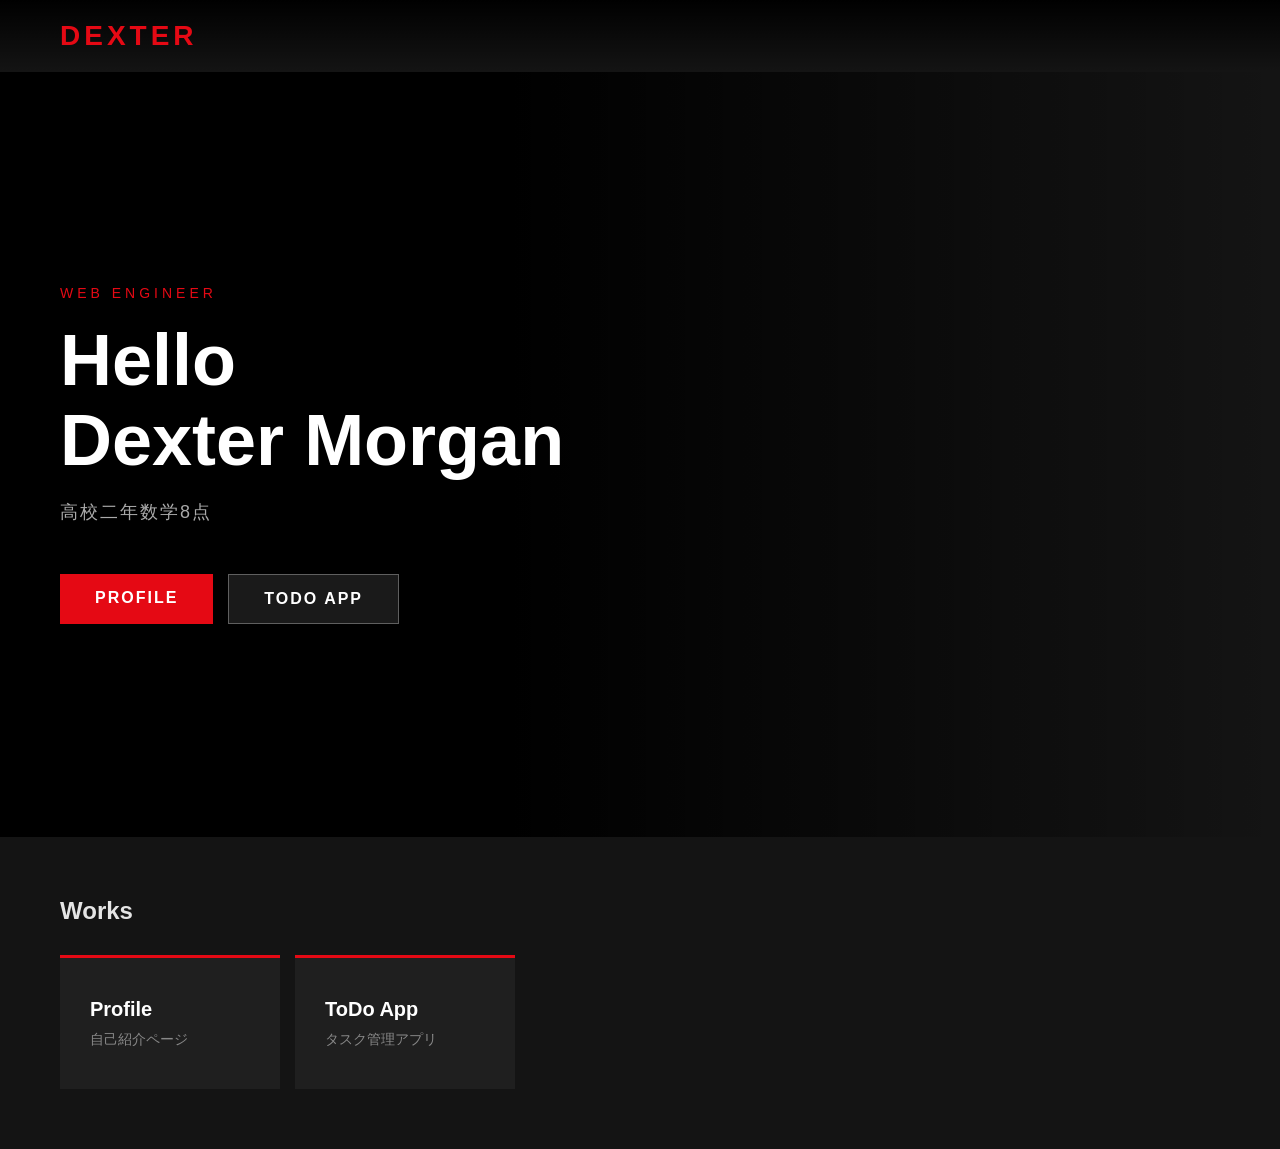
<file: index.html>
<!DOCTYPE html>
<html>
<head>
  <meta charset="UTF-8">
  <title>Dexter Morgan | Portfolio</title>
  <style>
    * { margin: 0; padding: 0; box-sizing: border-box; }
    
    body {
      background-color: #141414;
      color: #ffffff;
      font-family: 'Arial', sans-serif;
      min-height: 100vh;
    }

    nav {
      padding: 20px 60px;
      display: flex;
      justify-content: space-between;
      align-items: center;
      background: linear-gradient(to bottom, #000 0%, transparent 100%);
    }

    .logo {
      font-size: 28px;
      font-weight: bold;
      color: #e50914;
      letter-spacing: 4px;
    }

    .hero {
      padding: 120px 60px;
      background: linear-gradient(to right, #000 40%, transparent 100%),
                  url('https://images.unsplash.com/photo-1478760329108-5c3ed9d495a0?w=1400') center/cover;
      min-height: 85vh;
      display: flex;
      flex-direction: column;
      justify-content: center;
    }

    .tag {
      color: #e50914;
      font-size: 14px;
      letter-spacing: 4px;
      margin-bottom: 20px;
    }

    h1 {
      font-size: 72px;
      font-weight: bold;
      margin-bottom: 20px;
      line-height: 1.1;
    }

    .subtitle {
      color: #aaa;
      font-size: 18px;
      letter-spacing: 2px;
      margin-bottom: 50px;
      max-width: 500px;
    }

    .buttons {
      display: flex;
      gap: 15px;
    }

    .btn-primary {
      padding: 15px 35px;
      background-color: #e50914;
      color: white;
      text-decoration: none;
      font-size: 16px;
      font-weight: bold;
      letter-spacing: 2px;
      transition: background 0.3s;
    }

    .btn-primary:hover {
      background-color: #f40612;
    }

    .btn-secondary {
      padding: 15px 35px;
      background-color: rgba(255,255,255,0.1);
      color: white;
      text-decoration: none;
      font-size: 16px;
      font-weight: bold;
      letter-spacing: 2px;
      border: 1px solid rgba(255,255,255,0.3);
      transition: background 0.3s;
    }

    .btn-secondary:hover {
      background-color: rgba(255,255,255,0.2);
    }

    .works {
      padding: 60px;
    }

    .works h2 {
      font-size: 24px;
      margin-bottom: 30px;
      color: #e5e5e5;
    }

    .cards {
      display: flex;
      gap: 15px;
    }

    .card {
      background-color: #1f1f1f;
      padding: 40px 30px;
      width: 220px;
      text-decoration: none;
      color: white;
      transition: transform 0.3s, background 0.3s;
      border-top: 3px solid #e50914;
    }

    .card:hover {
      transform: scale(1.05);
      background-color: #2a2a2a;
    }

    .card h3 {
      font-size: 20px;
      margin-bottom: 10px;
    }

    .card p {
      color: #888;
      font-size: 14px;
    }
  </style>
</head>
<body>

  <nav>
    <div class="logo">DEXTER</div>
  </nav>

  <div class="hero">
    <p class="tag">WEB ENGINEER</p>
    <h1>Hello<br>Dexter Morgan</h1>
    <p class="subtitle">高校二年数学8点</p>
    <div class="buttons">
      <a href="profile.html" class="btn-primary">PROFILE</a>
      <a href="todo.html" class="btn-secondary">TODO APP</a>
    </div>
  </div>

  <div class="works">
    <h2>Works</h2>
    <div class="cards">
      <a href="profile.html" class="card">
        <h3>Profile</h3>
        <p>自己紹介ページ</p>
      </a>
      <a href="todo.html" class="card">
        <h3>ToDo App</h3>
        <p>タスク管理アプリ</p>
      </a>
    </div>
  </div>

</body>
</html>
</file>
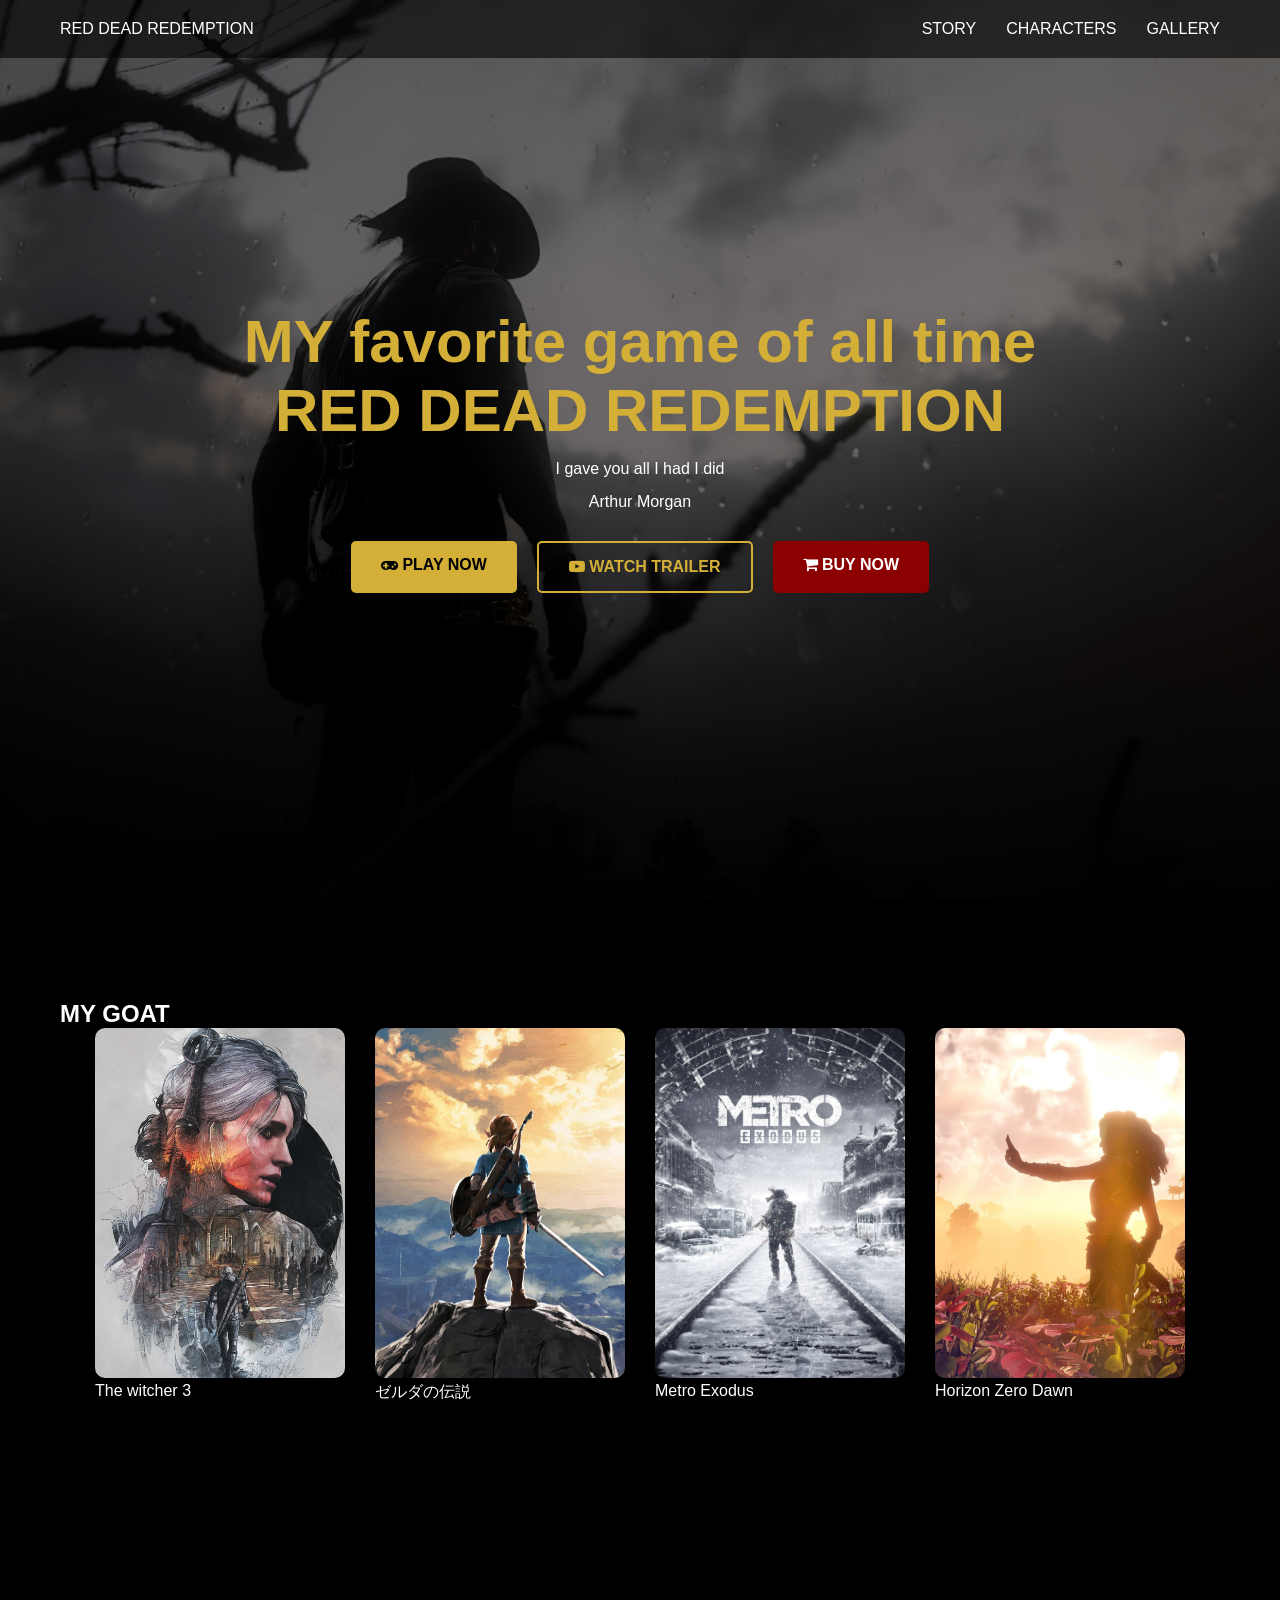
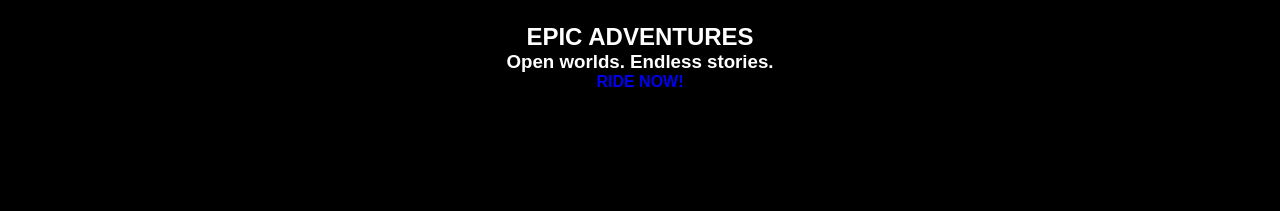
<file: game.html>
<!DOCTYPE html>
<html>
<head>
<meta charset="UTF-8">
<title>MYF game</title>
<link rel="stylesheet" href="game.css">
<link href="https://fonts.googleapis.com/css2?family=Cinzel:wght@700&family=Playfair+Display&display=swap" rel="stylesheet">
<link rel="stylesheet" href="https://maxcdn.bootstrapcdn.com/font-awesome/4.3.0/css/font-awesome.min.css">
</head>
<body>
<header>
  <div class="container">
    <div class="header-left">
       <p>RED DEAD REDEMPTION</p>
    </div>
    <div class="header-right">
    <ul>
      <li><a href="#">STORY</a></li>
      <li><a href="#">CHARACTERS</a></li>
      <li><a href="#">GALLERY</a></li>
    </ul>
    </div>
  </div>
</header>
<footer></footer>
<div class="top-wrapper">
    <div class="container">
    <h1>MY favorite game of all time</h1>
    <h1>RED DEAD REDEMPTION</h1>
    <p>I gave you all I had I did</p>
    <p>Arthur Morgan</p>
    <div class="btn-wrapper">
  <a class="btn play" href="#">
  <span class="fa fa-gamepad"></span> PLAY NOW
  </a>
  <a class="btn trailer" href="#">
  <span class="fa fa-youtube-play"></span> WATCH TRAILER
  </a>
  <a class="btn buy" href="#">
  <span class="fa fa-shopping-cart"></span> BUY NOW
  </a>
    </div>
    </div>
</div>
<div class="lesson-wrapper">
  <div class="container">
    <div class="heading">
      <h2>MY GOAT</h2>
    </div>
    <div class="lessons">
      <div class="lesson">
        <div class="lesson-icon">
          <img src="VScode-img/images/14058.jpg">
          <p></p>
        </div>
        <p class="txt-contents">The witcher 3</p>
            
      </div>
      <div class="lesson">
            <div class="lesson-icon">
              <img src="VScode-img/images/zelda2.jpg">
              <p></p>
              </div>
            <p class="txt-contents">ゼルダの伝説</p>
            
          </div>
          <div class="lesson">
            <div class="lesson-icon">
              <img src="VScode-img/images/metro.jpg">
              <p></p>
              </div>
            <p class="txt-contents">Metro Exodus</p>
            
          </div>
          <div class="lesson">
            <div class="lesson-icon">
              <img src="VScode-img/images/horizon.jpg">
              <p></p>
              </div>
            <p class="txt-contents">Horizon Zero Dawn</p>
            
          </div>
    </div>
  </div>
</div>
<div class="message-wrapper">
  <div class="container">
        <div class="heading">
          <h2>EPIC ADVENTURES</h2>
          <h3>Open worlds. Endless stories.</h3>
        </div>
        <a class="btn message" href="#">RIDE NOW!</a>
      </div>
</div>
<footer>


  
</footer>
</body>
</html>
</file>
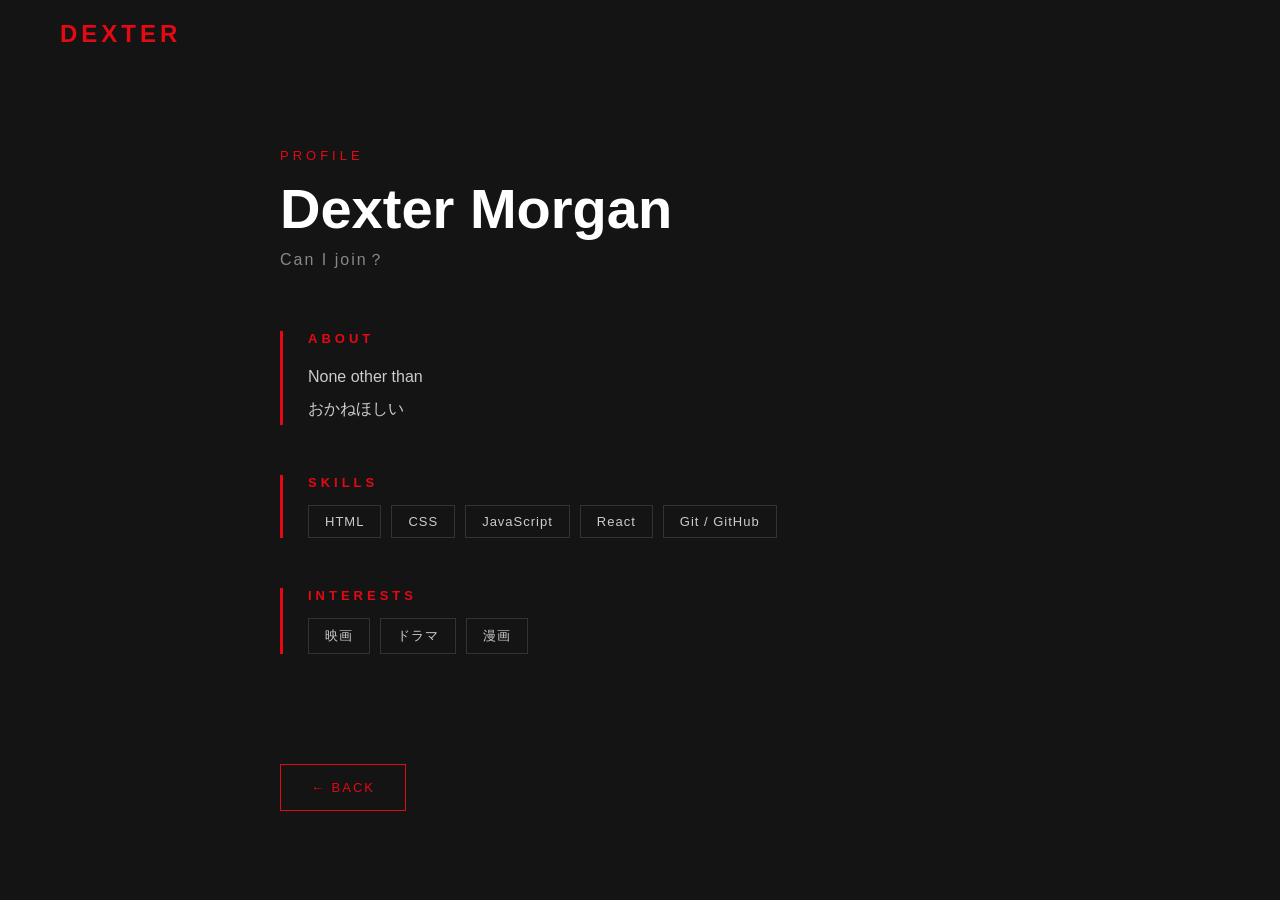
<file: profile.html>
<!DOCTYPE html>
<html>
<head>
  <meta charset="UTF-8">
  <title>Profile | Dexter Morgan</title>
  <style>
    * { margin: 0; padding: 0; box-sizing: border-box; }

    body {
      background-color: #141414;
      color: #ffffff;
      font-family: Arial, sans-serif;
      min-height: 100vh;
    }

    nav {
      padding: 20px 60px;
      display: flex;
      justify-content: space-between;
      align-items: center;
    }

    .logo {
      font-size: 24px;
      font-weight: bold;
      color: #e50914;
      letter-spacing: 4px;
      text-decoration: none;
    }

    .container {
      max-width: 800px;
      margin: 80px auto;
      padding: 0 40px;
    }

    .tag {
      color: #e50914;
      font-size: 13px;
      letter-spacing: 4px;
      margin-bottom: 15px;
    }

    h1 {
      font-size: 56px;
      font-weight: bold;
      margin-bottom: 10px;
      line-height: 1.1;
    }

    .subtitle {
      color: #888;
      font-size: 16px;
      letter-spacing: 2px;
      margin-bottom: 60px;
    }

    .section {
      margin-bottom: 50px;
      border-left: 3px solid #e50914;
      padding-left: 25px;
    }

    .section h2 {
      font-size: 13px;
      color: #e50914;
      letter-spacing: 4px;
      margin-bottom: 15px;
    }

    .section p {
      color: #ccc;
      font-size: 16px;
      line-height: 2;
    }

    .tags {
      display: flex;
      flex-wrap: wrap;
      gap: 10px;
      margin-top: 10px;
    }

    .tag-item {
      padding: 8px 16px;
      border: 1px solid #333;
      color: #ccc;
      font-size: 13px;
      letter-spacing: 1px;
    }

    .back {
      display: inline-block;
      margin-top: 60px;
      padding: 15px 30px;
      border: 1px solid #e50914;
      color: #e50914;
      text-decoration: none;
      letter-spacing: 2px;
      font-size: 13px;
      transition: all 0.3s;
    }

    .back:hover {
      background-color: #e50914;
      color: white;
    }
  </style>
</head>
<body>

  <nav>
    <a href="index.html" class="logo">DEXTER</a>
  </nav>

  <div class="container">
    <p class="tag">PROFILE</p>
    <h1>Dexter Morgan</h1>
    <p class="subtitle">Can I join？</p>

    <div class="section">
      <h2>ABOUT</h2>
      <p>None other than<br>おかねほしい</p>
    </div>

    <div class="section">
      <h2>SKILLS</h2>
      <div class="tags">
        <span class="tag-item">HTML</span>
        <span class="tag-item">CSS</span>
        <span class="tag-item">JavaScript</span>
        <span class="tag-item">React</span>
        <span class="tag-item">Git / GitHub</span>
      </div>
    </div>

    <div class="section">
      <h2>INTERESTS</h2>
      <div class="tags">
        <span class="tag-item">映画</span>
        <span class="tag-item">ドラマ</span>
        <span class="tag-item">漫画</span>
      </div>
    </div>

    <a href="index.html" class="back">← BACK</a>
  </div>

</body>
</html>
</file>
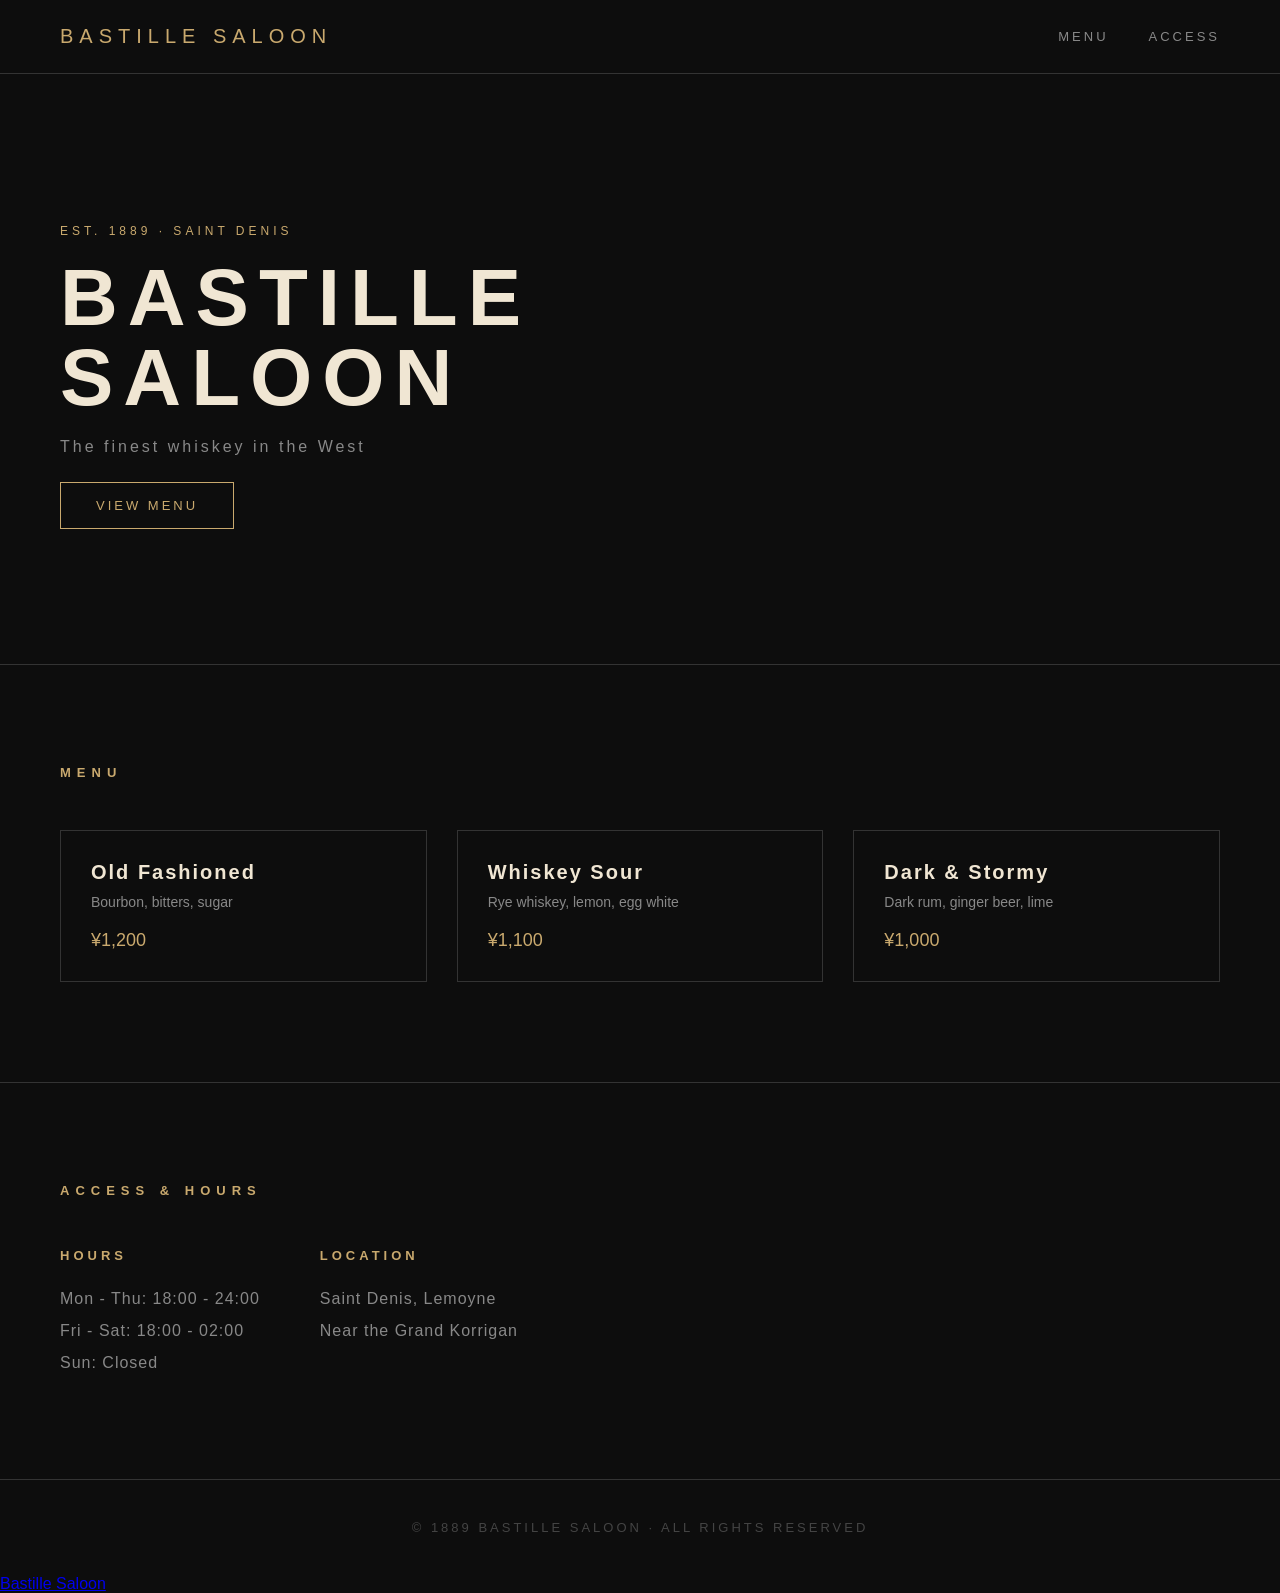
<file: restaurant.html>
<!DOCTYPE html>
<html>
<head>
  <meta charset="UTF-8">
  <title>Bastille Saloon</title>
  <style>
    * { margin: 0; padding: 0; box-sizing: border-box; }

    body {
      background-color: #0d0d0d;
      color: #f0e6d3;
      font-family: Arial, sans-serif;
    }

    nav {
      padding: 25px 60px;
      border-bottom: 1px solid #333;
      display: flex;
      justify-content: space-between;
      align-items: center;
    }

    .logo {
      font-size: 20px;
      letter-spacing: 6px;
      color: #c9a96e;
    }

    .nav-links {
      display: flex;
      gap: 40px;
    }

    .nav-links a {
      color: #888;
      text-decoration: none;
      letter-spacing: 3px;
      font-size: 13px;
      transition: color 0.3s;
    }

    .nav-links a:hover {
      color: #c9a96e;
    }

    .hero {
      padding: 150px 60px;
      border-bottom: 1px solid #333;
    }

    .tag {
      color: #c9a96e;
      font-size: 12px;
      letter-spacing: 4px;
      margin-bottom: 20px;
    }

    h1 {
      font-size: 80px;
      letter-spacing: 10px;
      line-height: 1;
      margin-bottom: 20px;
    }

    .subtitle {
      color: #888;
      letter-spacing: 3px;
      margin-bottom: 40px;
    }

    .btn {
      padding: 15px 35px;
      border: 1px solid #c9a96e;
      color: #c9a96e;
      text-decoration: none;
      letter-spacing: 3px;
      font-size: 13px;
      transition: all 0.3s;
    }

    .btn:hover {
      background-color: #c9a96e;
      color: #0d0d0d;
    }

    section {
      padding: 100px 60px;
      border-bottom: 1px solid #333;
    }

    h2 {
      font-size: 13px;
      letter-spacing: 6px;
      color: #c9a96e;
      margin-bottom: 50px;
    }

    .menu-grid {
      display: flex;
      gap: 30px;
    }

    .menu-item {
      border: 1px solid #333;
      padding: 30px;
      flex: 1;
      transition: all 0.3s;
    }

    .menu-item:hover {
      border-color: #c9a96e;
      box-shadow: 0 0 20px rgba(201, 169, 110, 0.2);
      transform: translateY(-5px);
    }

    .menu-item h3 {
      font-size: 20px;
      margin-bottom: 10px;
      letter-spacing: 2px;
    }

    .menu-item p {
      color: #888;
      font-size: 14px;
      margin-bottom: 20px;
    }

    .menu-item span {
      color: #c9a96e;
      font-size: 18px;
    }

    .access-grid {
      display: flex;
      gap: 60px;
    }

    .access-item h3 {
      font-size: 13px;
      letter-spacing: 4px;
      color: #c9a96e;
      margin-bottom: 20px;
    }

    .access-item p {
      color: #888;
      line-height: 2;
      letter-spacing: 1px;
    }

    footer {
      padding: 40px 60px;
      text-align: center;
      color: #444;
      font-size: 13px;
      letter-spacing: 3px;
    }
  </style>
</head>
<body>

  <nav>
    <div class="logo">BASTILLE SALOON</div>
    <div class="nav-links">
      <a href="#menu">MENU</a>
      <a href="#access">ACCESS</a>
    </div>
  </nav>

  <div class="hero">
    <p class="tag">EST. 1889 · SAINT DENIS</p>
    <h1>BASTILLE<br>SALOON</h1>
    <p class="subtitle">The finest whiskey in the West</p>
    <a href="#menu" class="btn">VIEW MENU</a>
  </div>

  <section id="menu">
    <h2>MENU</h2>
    <div class="menu-grid">
      <div class="menu-item">
        <h3>Old Fashioned</h3>
        <p>Bourbon, bitters, sugar</p>
        <span>¥1,200</span>
      </div>
      <div class="menu-item">
        <h3>Whiskey Sour</h3>
        <p>Rye whiskey, lemon, egg white</p>
        <span>¥1,100</span>
      </div>
      <div class="menu-item">
        <h3>Dark & Stormy</h3>
        <p>Dark rum, ginger beer, lime</p>
        <span>¥1,000</span>
      </div>
    </div>
  </section>

  <section id="access">
    <h2>ACCESS & HOURS</h2>
    <div class="access-grid">
      <div class="access-item">
        <h3>HOURS</h3>
        <p>Mon - Thu: 18:00 - 24:00</p>
        <p>Fri - Sat: 18:00 - 02:00</p>
        <p>Sun: Closed</p>
      </div>
      <div class="access-item">
        <h3>LOCATION</h3>
        <p>Saint Denis, Lemoyne</p>
        <p>Near the Grand Korrigan</p>
      </div>
    </div>
  </section>

  <footer>
    © 1889 BASTILLE SALOON · ALL RIGHTS RESERVED
  </footer>

  <a href="restaurant.html">Bastille Saloon</a>

</body>
</html>
</file>
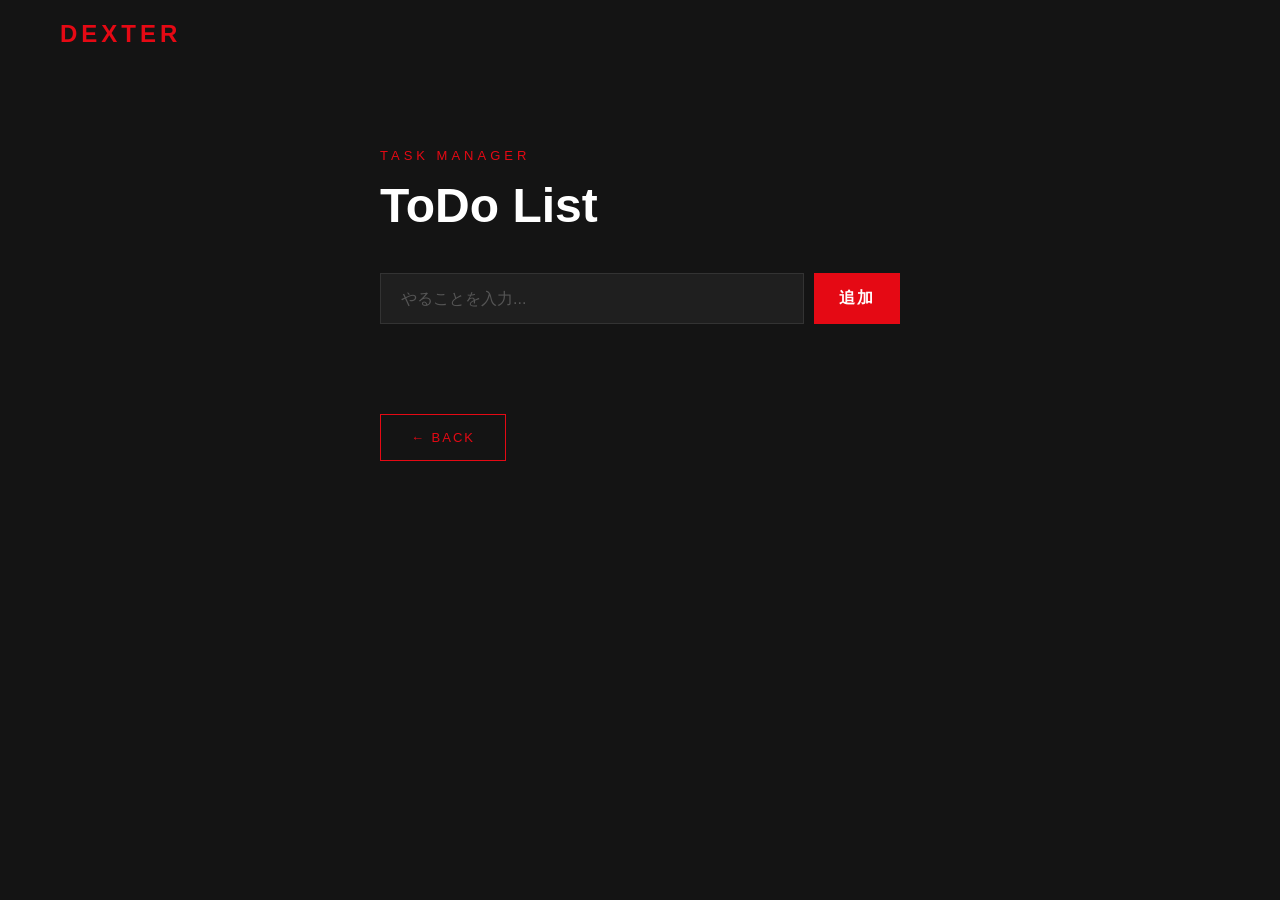
<file: todo.html>
<!DOCTYPE html>
<html>
<head>
  <meta charset="UTF-8">
  <title>ToDo | Dexter Morgan</title>
  <style>
    * { margin: 0; padding: 0; box-sizing: border-box; }

    body {
      background-color: #141414;
      color: #ffffff;
      font-family: Arial, sans-serif;
      min-height: 100vh;
    }

    nav {
      padding: 20px 60px;
      display: flex;
      justify-content: space-between;
      align-items: center;
    }

    .logo {
      font-size: 24px;
      font-weight: bold;
      color: #e50914;
      letter-spacing: 4px;
      text-decoration: none;
    }

    .container {
      max-width: 600px;
      margin: 80px auto;
      padding: 0 40px;
    }

    .tag {
      color: #e50914;
      font-size: 13px;
      letter-spacing: 4px;
      margin-bottom: 15px;
    }

    h1 {
      font-size: 48px;
      font-weight: bold;
      margin-bottom: 40px;
    }

    .input-area {
      display: flex;
      gap: 10px;
      margin-bottom: 40px;
    }

    input {
      flex: 1;
      padding: 15px 20px;
      background-color: #1f1f1f;
      border: 1px solid #333;
      color: white;
      font-size: 16px;
      outline: none;
    }

    input:focus {
      border-color: #e50914;
    }

    input::placeholder {
      color: #555;
    }

    .btn-add {
      padding: 15px 25px;
      background-color: #e50914;
      color: white;
      border: none;
      font-size: 16px;
      font-weight: bold;
      cursor: pointer;
      letter-spacing: 2px;
      transition: background 0.3s;
    }

    .btn-add:hover {
      background-color: #f40612;
    }

    ul {
      list-style: none;
    }

    li {
      display: flex;
      justify-content: space-between;
      align-items: center;
      padding: 18px 20px;
      background-color: #1f1f1f;
      margin-bottom: 10px;
      border-left: 3px solid #e50914;
      transition: background 0.3s;
    }

    li:hover {
      background-color: #2a2a2a;
    }

    li.done {
      border-left-color: #444;
      opacity: 0.5;
    }

    li.done span {
      text-decoration: line-through;
    }

    .li-left {
      display: flex;
      align-items: center;
      gap: 15px;
    }

    input[type="checkbox"] {
      width: 18px;
      height: 18px;
      cursor: pointer;
      accent-color: #e50914;
    }

    .btn-delete {
      padding: 8px 15px;
      background: none;
      border: 1px solid #444;
      color: #888;
      cursor: pointer;
      font-size: 12px;
      letter-spacing: 1px;
      transition: all 0.3s;
    }

    .btn-delete:hover {
      border-color: #e50914;
      color: #e50914;
    }

    .back {
      display: inline-block;
      margin-top: 50px;
      padding: 15px 30px;
      border: 1px solid #e50914;
      color: #e50914;
      text-decoration: none;
      letter-spacing: 2px;
      font-size: 13px;
      transition: all 0.3s;
    }

    .back:hover {
      background-color: #e50914;
      color: white;
    }
  </style>
</head>
<body>

  <nav>
    <a href="index.html" class="logo">DEXTER</a>
  </nav>

  <div class="container">
    <p class="tag">TASK MANAGER</p>
    <h1>ToDo List</h1>

    <div class="input-area">
      <input id="todoInput" type="text" placeholder="やることを入力...">
      <button class="btn-add" onclick="addTodo()">追加</button>
    </div>

    <ul id="todoList"></ul>

    <a href="index.html" class="back">← BACK</a>
  </div>

  <script>
    function addTodo() {
      let input = document.getElementById("todoInput").value;
      if (input === "") {
        alert("やることを入力してな！");
        return;
      }
      let list = document.getElementById("todoList");
      let item = document.createElement("li");

      let left = document.createElement("div");
      left.className = "li-left";

      let checkbox = document.createElement("input");
      checkbox.type = "checkbox";
      checkbox.onclick = function() {
        item.classList.toggle("done");
      };

      let text = document.createElement("span");
      text.textContent = input;

      left.appendChild(checkbox);
      left.appendChild(text);

      let deleteBtn = document.createElement("button");
      deleteBtn.textContent = "削除";
      deleteBtn.className = "btn-delete";
      deleteBtn.onclick = function() {
        list.removeChild(item);
      };

      item.appendChild(left);
      item.appendChild(deleteBtn);
      list.appendChild(item);
      document.getElementById("todoInput").value = "";
    }
  </script>

</body>
</html>
</file>
<file: game.css>
*{
  margin:0;
  padding:0;
  box-sizing:border-box;
}

body{
  font-family:sans-serif;
  overflow-x:hidden;
  background:black;
  color:white;
}

.container{
  width:100%;
  max-width:1200px;
  margin:0 auto;
  padding:0 20px;
}
header{
  position:fixed;
  width:100%;
  background:rgba(0,0,0,0.6);
  z-index:100;
}

header .container{
  display:flex;
  justify-content:space-between;
  align-items:center;
  padding:20px;
}

header ul{
  display:flex;
  gap:30px;
  list-style:none;
}

header a{
  color:white;
  text-decoration:none;
}
.top-wrapper{
  background-image:
  linear-gradient(rgba(0,0,0,0.5),rgba(0,0,0,0.5)),
  url("VScode-img/images/RDR4.png");

  background-size:cover;
  background-position:center;

  min-height:100vh;

  display:flex;
  align-items:center;
  text-align:center;
}

.top-wrapper h1{
  font-size:60px;
  color:#d4af37;
}

.top-wrapper p{
  margin-top:15px;
}
.btn-wrapper{
  margin-top:30px;

  display:flex;
  justify-content:center;
  gap:20px;

  flex-wrap:wrap;
}

.btn{
  padding:15px 30px;
  text-decoration:none;
  border-radius:5px;
  font-weight:bold;
}

.play{
  background:#d4af37;
  color:black;
}

.trailer{
  border:2px solid #d4af37;
  color:#d4af37;
}

.buy{
  background:darkred;
  color:white;
}
.lesson-wrapper{
  padding:100px 0;
}

.lessons{
  display:flex;
  justify-content:center;
  gap:30px;

  flex-wrap:wrap;
}
.lesson{
  width:250px;
}

.lesson-icon img{
  width:100%;
  height:350px;
  object-fit:cover;

  border-radius:10px;
}
.message-wrapper{
  padding:120px 20px;
  text-align:center;

  background-image:
  linear-gradient(rgba(0,0,0,0.7),rgba(0,0,0,0.7)),
  /*url("VScode-img/images/RDR4.png");

  background-size:cover;
  background-position:center;*/
}
@media(max-width:768px){

header .container{
  flex-direction:column;
  gap:15px;
}

header ul{
  gap:15px;
}

.top-wrapper h1{
  font-size:35px;
}

.btn-wrapper{
  flex-direction:column;
  align-items:center;
}

.lesson{
  width:100%;
  max-width:300px;
}

.lesson-icon img{
  height:auto;
}

}
</file>
